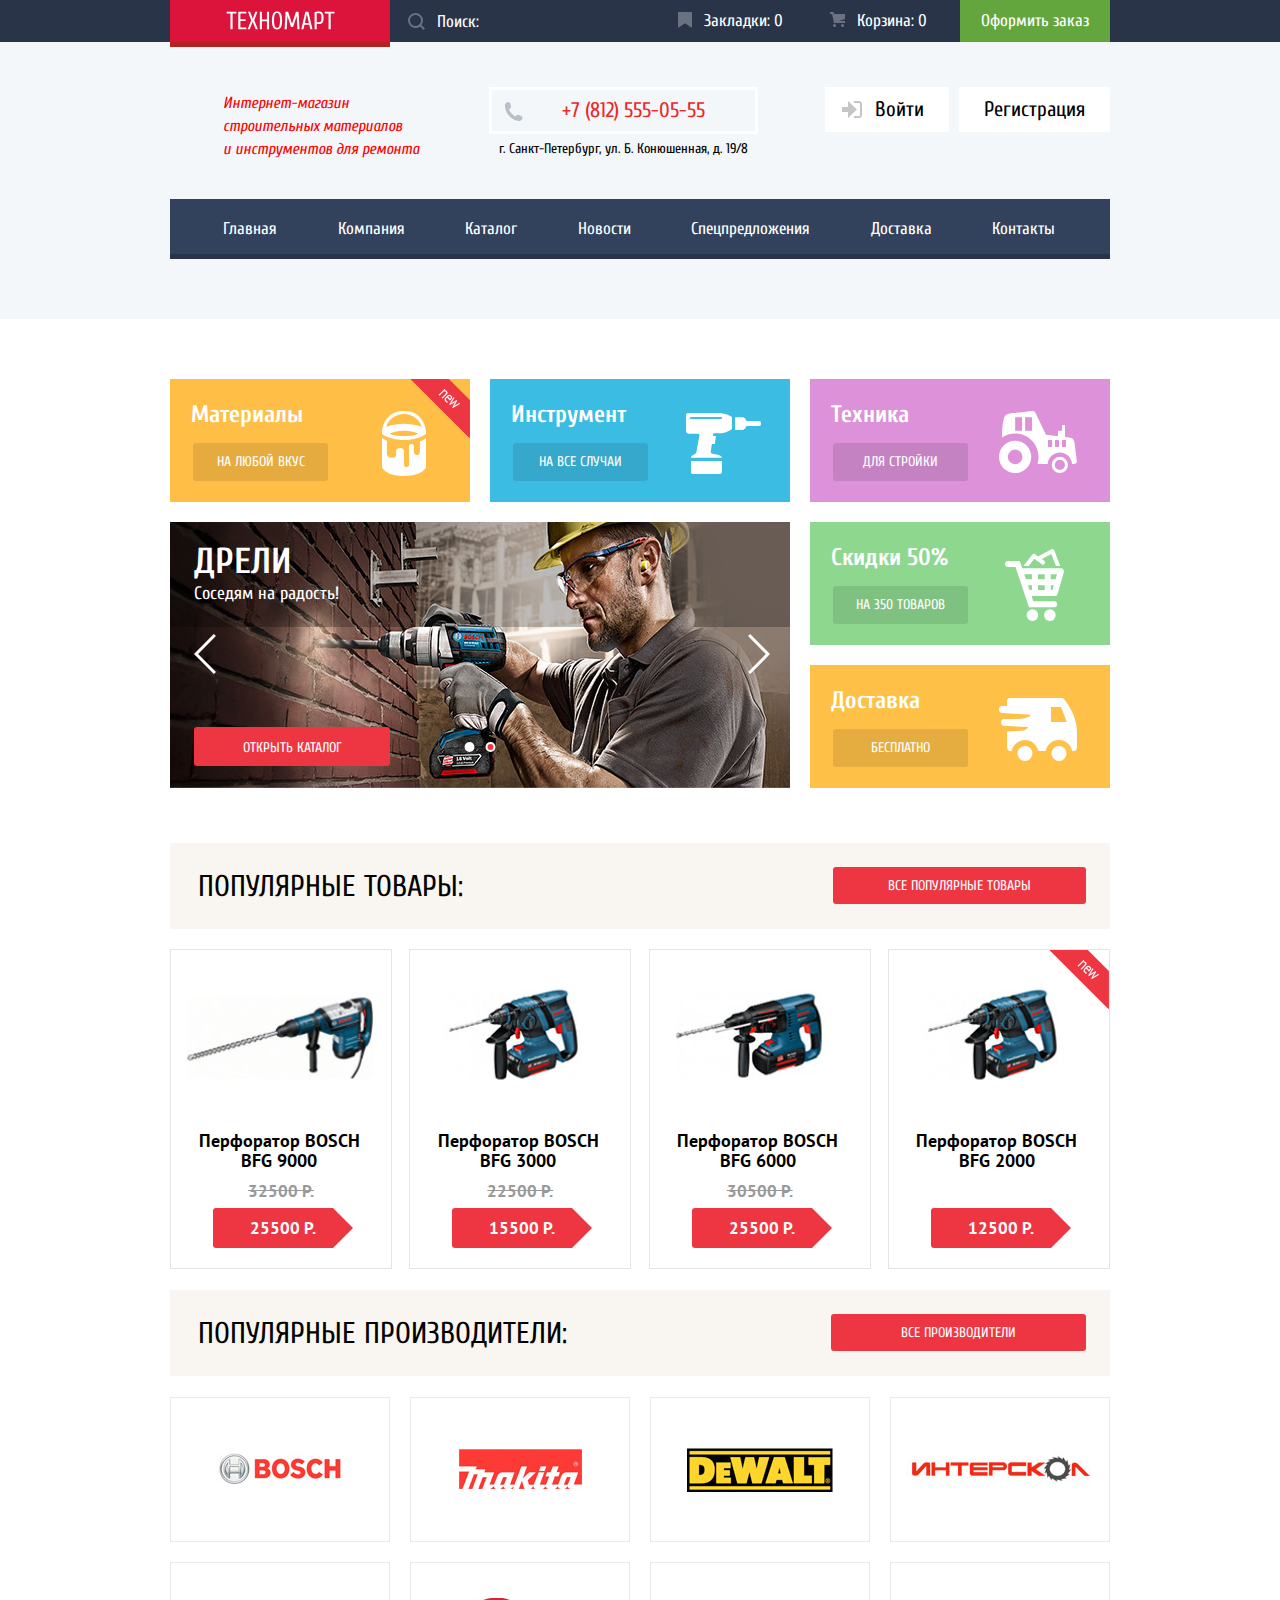
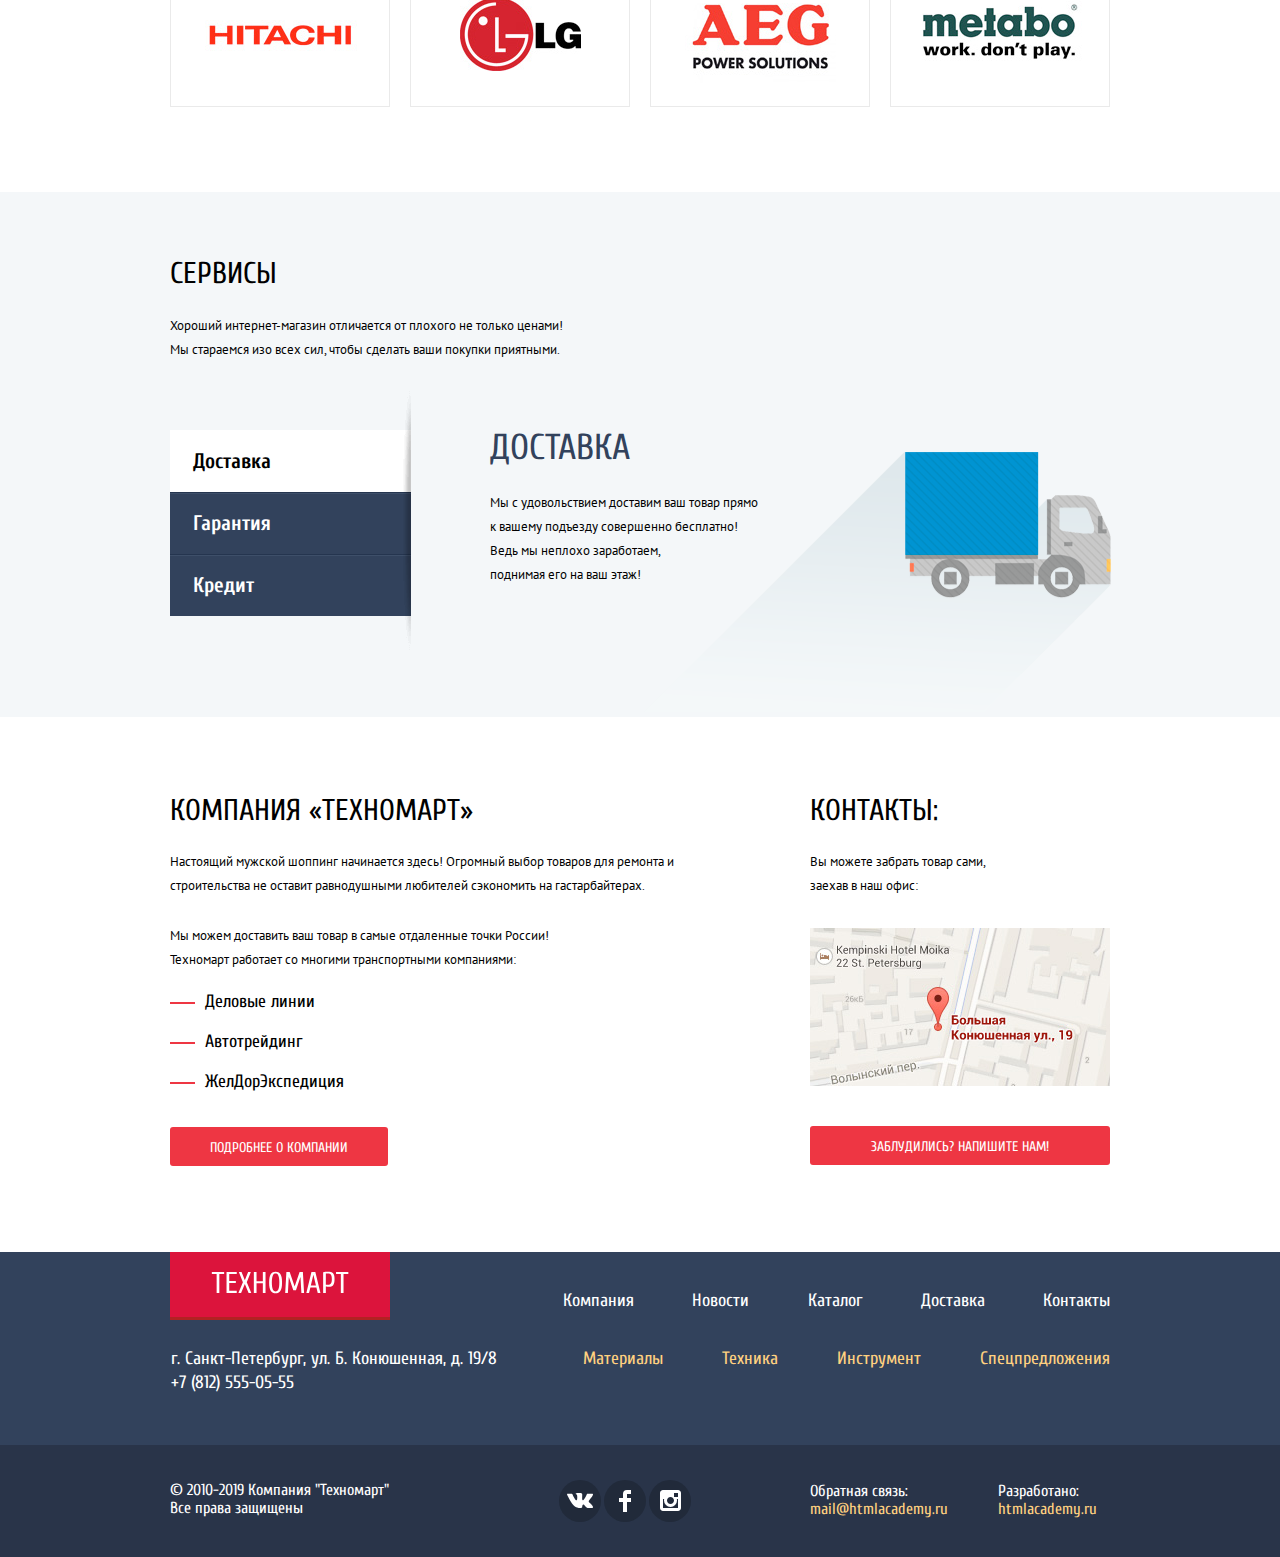
<file: index.html>
<!DOCTYPE html>
<html lang="ru">
  <head>
    <meta charset="utf-8">
    <title>HTML Academy: Техномарт</title>
    <link href="https://fonts.googleapis.com/css?family=Cuprum:400,400i,700&amp;subset=cyrillic" rel="stylesheet">
    <link href="https://fonts.googleapis.com/css?family=PT+Sans:400,700&amp;subset=cyrillic" rel="stylesheet">
    <link href="css/normalize.css" rel="stylesheet">
    <link href="css/style.min.css" rel="stylesheet" >
  </head>
  <body>
    <header class="main-header">
      <h1 class="visually-hidden">Техномарт</h1>
      <nav class="main-nav">
        <div class="top-nav">
          <div class="top-nav-logo">
            <img src="img/logo-technomart.svg" width="109" height="19" alt="Техномарт">
          </div>
          <form class="top-nav-search"
                action="https://echo.htmlacademy.ru"
                method="get">
            <input class="top-nav-search-input" type="search" name="search" placeholder="Поиск:">
            <button class="top-nav-search-btn  hidden" type="submit">
              <span class="visually-hidden">Искать</span>
              <svg xmlns="http://www.w3.org/2000/svg" width="17" height="17" viewBox="0 0 17 17">
                <path fill="#ffffff"
                      d="M17 15.586l-3.542-3.542A7.465 7.465 0 0 0 15 7.5 7.5 7.5 0 1 0 7.5 15c1.71 0 3.282-.579 4.544-1.542L15.586 17 17 15.586zM2 7.5C2 4.467 4.467 2 7.5 2 10.532 2 13 4.467 13 7.5c0 3.032-2.468 5.5-5.5 5.5A5.506 5.506 0 0 1 2 7.5z"/>
              </svg>
            </button>
          </form>
          <ul class="top-nav-cart-list">
            <li class="top-nav-cart-item">
              <svg width="14" height="16" viewBox="0 0 14 16">
                <path d="M14 15c0 .55-.368.741-.818.426l-5.363-3.765c-.45-.315-1.187-.315-1.637 0L.818 15.426C.368 15.741 0 15.55 0 15V1c0-.55.45-1 1-1h12c.55 0 1 .45 1 1v14z"/>
              </svg>
              <p>Закладки: 0</p>
            </li>
            <li class="top-nav-cart-item">
              <svg width="15" height="15" viewBox="0 0 15 15">
                <circle cx="4.5" cy="13.5" r="1.5"/>
                <circle cx="12.5" cy="13.5" r="1.5"/>
                <path d="M15 2H4.07l-.422-2H0v2h2.031l1.985 9H15V9H9.441L15 6.951z"/>
              </svg>
              <p>Корзина: 0</p>
            </li>
            <li class="top-nav-cart-item"><a href="">Оформить заказ</a></li>
          </ul>
        </div>
        <div class="container">
          <div class="user-nav">
            <p class="user-nav-slogan">
              Интернет-магазин
              строительных материалов<br>
              и инструментов для ремонта
            </p>
            <div class="user-nav-contacts">
              <a class="user-nav-phone" href="tel:+78125550555">+7 (812) 555-05-55</a>
              <p class="user-nav-address" aria-label="Контакты">
                г. Санкт-Петербург, ул. Б. Конюшенная, д. 19/8
              </p>
            </div>
            <div class="user-nav-box">
              <ul class="user-nav-list">
                <li>
                  <a class="login-link" href="login.html">
                    <svg xmlns="http://www.w3.org/2000/svg" width="20" height="17" viewBox="0 0 20 17">
                      <path fill="#c5c5c5" d="M14.875 8.5L6 0v6H0v5h6v6z"/>
                      <path fill="#c5c5c5"
                            d="M16.986 15.01h-5.027V17h5.027c2.178 0 3.004-1.81 3.029-3.026V3.028C19.99 1.811 19.164 0 16.986 0h-5.027v1.99h5.027c.839 0 .992.681 1.01 1.057v10.904c-.017.376-.171 1.059-1.01 1.059z"/>
                    </svg>
                    <span>Войти</span>
                  </a>
                </li>
                <li>
                  <a class="registration-link" href="reg.html">Регистрация</a>
                </li>
              </ul>
            </div>
          </div>
          <div class="site-nav">
            <ul class="site-nav-list">
              <li><a class="site-nav-item" href="index.html">Главная</a></li>
              <li><a class="site-nav-item" href="">Компания</a></li>
              <li><a class="site-nav-item" href="catalog.html">Каталог</a></li>
              <li><a class="site-nav-item" href="">Новости</a></li>
              <li><a class="site-nav-item" href="">Спецпредложения</a></li>
              <li><a class="site-nav-item" href="">Доставка</a></li>
              <li><a class="site-nav-item" href="">Контакты</a></li>
            </ul>
          </div>
        </div>
      </nav>
    </header>
    <main class="main-body">
      <div class="container">
        <section class="features-section">
          <div class="categories">
            <div class="card category-material new">
              <h3>Материалы</h3>
              <a class="card-label" href="">на любой вкус</a>
            </div>
            <div class="card category-tools">
              <h3>Инструмент</h3>
              <a class="card-label" href="">на все случаи</a>
            </div>
            <div class="card category-tech">
              <h3>Техника</h3>
              <a class="card-label" href="">для стройки</a>
            </div>
          </div>
          <div class="features">
            <div class="features-list">
              <div class="card feature-sales">
                <h3>Скидки 50%</h3>
                <a class="card-label" href="">на 350 товаров</a>
              </div>
              <div class="card feature-delivery">
                <h3>Доставка</h3>
                <a class="card-label" href="">бесплатно</a>
              </div>
            </div>
            <div class="features-slider">
              <input class="visually-hidden" type="radio" id="btn1" name="slider-toggle" checked>
              <input class="visually-hidden" type="radio" id="btn2" name="slider-toggle">
              <div class="slider-controls">
                <label for="btn1"><span class="visually-hidden">Дрели</span></label>
                <label for="btn2"><span class="visually-hidden">Перфораторы</span></label>
              </div>
              <ul class="sliders-list">
                <li class="slider-item">
                  <img src="img/slider-1.jpg" width="620" height="266" alt="Слайдер 1 - Дрели">
                  <h3>Дрели</h3>
                  <p>Соседям на радость!</p>
                  <a class="button" href="catalog.html">Открыть каталог</a>
                </li>
                <li class="slider-item">
                  <img src="img/slider-2.jpg" width="620" height="266" alt="Слайдер 1 - Дрели">
                  <h3>Перфораторы</h3>
                  <p>Настоящие мужские игрушки</p>
                  <a class="button" href="catalog.html">Открыть каталог</a>
                </li>
              </ul>
              <button class="slide-prev" type="button">
                <span class="visually-hidden">Назад</span>
              </button>
              <button class="slide-next" type="button">
                <span class="visually-hidden">Вперёд</span>
              </button>
            </div>
          </div>
        </section>
        <section class="catalog-section">
          <div class="popular-header">
            <h2 class="header">Популярные товары:</h2>
            <a class="button" href="">Все популярные товары</a>
          </div>
          <ul class="catalog-list">
            <li>
              <article class="catalog-item">
                <figure>
                  <img src="img/item-bosch-9000.jpg" width="218" height="170" alt="bosch_bfg9000">
                  <figcaption class="item-header">
                    Перфоратор BOSCH BFG 9000
                  </figcaption>
                </figure>
                <div class="item-price-promo">32500 Р.</div>
                <div class="item-price-regular"><a href="">25500 Р.</a></div>
                <div class="actions">
                  <button class="item-button-buy" type="button">Купить</button>
                  <button class="item-button-save" type="button">В закладки</button>
                </div>
              </article>
            </li>
            <li>
              <article class="catalog-item">
                <figure>
                  <img src="img/item-bosch-3000.jpg" width="218" height="170" alt="bosch_bfg3000">
                  <figcaption class="item-header">
                    Перфоратор BOSCH BFG 3000
                  </figcaption>
                </figure>
                <div class="item-price-promo">22500 Р.</div>
                <div class="item-price-regular"><a href="">15500 Р.</a></div>
                <div class="actions">
                  <button class="item-button-buy" type="button">Купить</button>
                  <button class="item-button-save" type="button">В закладки</button>
                </div>
              </article>
            </li>
            <li>
              <article class="catalog-item">
                <figure>
                  <img src="img/item-bosch-6000.jpg" width="218" height="170" alt="bosch_bfg6000">
                  <figcaption class="item-header">
                    Перфоратор BOSCH BFG 6000
                  </figcaption>
                </figure>
                <div class="item-price-promo">30500 Р.</div>
                <div class="item-price-regular"><a href="">25500 Р.</a></div>
                <div class="actions">
                  <button class="item-button-buy" type="button">Купить</button>
                  <button class="item-button-save" type="button">В закладки</button>
                </div>
              </article>
            </li>
            <li>
              <article class="catalog-item new">
                <figure>
                  <img src="img/item-bosch-2000.jpg" width="218" height="170" alt="bosch_bfg2000">
                  <figcaption class="item-header">
                    Перфоратор BOSCH BFG 2000
                  </figcaption>
                </figure>
                <div class="item-price-regular"><a href="">12500 Р.</a></div>
                <div class="actions">
                  <button class="item-button-buy" type="button">Купить</button>
                  <button class="item-button-save" type="button">В закладки</button>
                </div>
              </article>
            </li>
          </ul>
        </section>
        <section class="producer-section">
          <div class="producer-header">
            <h2 class="header">Популярные производители: </h2>
            <a class="button" href="">Все производители</a>
          </div>
          <ul class="producer-list">
            <li>
              <a class="producer-item" href="">
                <img src="img/brand/logo-bosch.jpg" width="126" height="37" alt="Bosch">
              </a>
            </li>
            <li>
              <a class="producer-item" href="">
                <img src="img/brand/logo-makita.jpg" width="123" height="40" alt="Makita">
              </a>
            </li>
            <li>
              <a class="producer-item" href="">
                <img src="img/brand/logo-de-walt.jpg" width="146" height="44" alt="DeWalt">
              </a>
            </li>
            <li>
              <a class="producer-item" href="">
                <img src="img/brand/logo-interskol.jpg" width="200" height="88" alt="Interskol">
              </a>
            </li>
            <li>
              <a class="producer-item" href="">
                <img src="img/brand/logo-hitachi.jpg" width="169" height="31" alt="Hitachi">
              </a>
            </li>
            <li>
              <a class="producer-item" href="">
                <img src="img/brand/logo-lg.jpg" width="121" height="73" alt="LG">
              </a>
            </li>
            <li>
              <a class="producer-item" href="">
                <img src="img/brand/logo-aeg.jpg" width="151" height="96" alt="AEG">
              </a>
            </li>
            <li>
              <a class="producer-item" href="">
                <img src="img/brand/logo-metabo.jpg" width="204" height="69" alt="Metabo">
              </a>
            </li>
          </ul>
        </section>
      </div>
      <section class="service-section">
        <div class="container">
          <div class="service-about">
            <h2 class="header">Сервисы</h2>
            <p>
              Хороший интернет-магазин отличается от плохого не только ценами!
              Мы стараемся изо всех сил, чтобы сделать ваши покупки приятными.
            </p>
          </div>
          <div class="flex-wrapper">
            <ul class="service-list">
              <li><a class="service-item checked" href="">Доставка</a></li>
              <li><a class="service-item" href="">Гарантия</a></li>
              <li><a class="service-item" href="">Кредит</a></li>
            </ul>
            <ul class="service-description-list">
              <li class="service-description-item checked">
                <div class="service-description-text">
                  <h3 class="header">Доставка</h3>
                  <p>
                    Мы с удовольствием доставим ваш товар прямо
                    к вашему подъезду совершенно бесплатно!
                    Ведь мы неплохо заработаем,<br>
                    поднимая его на ваш этаж!
                  </p>
                </div>
              </li>
              <li class="service-description-item">
                <div class="service-description-text">
                  <h3 class="header">Гарантия</h3>
                  <p>
                    Если купленный у нас товар поломается или
                    заискрит, а также в случае пожара,
                    спровоцированного его возгаранием, вы всегда
                    можете быть уверены в нашей гарантии. Мы
                    обменяем сгоревший товар на новый.
                    Дом уж восстановите как-нибудь сами.
                  </p>
                </div>
              </li>
              <li class="service-description-item">
                <div class="service-description-text">
                  <h3 class="header">Кредит</h3>
                  <p>
                    Залезть в долговую яму стало проще!
                    Кредитные консультанты придут вам на помощь.
                  </p>
                  <a class="button" href="">Отправить заявку</a>
                </div>
              </li>
            </ul>
          </div>
        </div>
      </section>
      <div class="index-columns container">
        <section class="main-about">
          <h2 class="header">
            Компания &laquo;Техномарт&raquo;
          </h2>
          <p>
            Настоящий мужской шоппинг начинается здесь! Огромный выбор товаров для ремонта и строительства не оставит равнодушными любителей сэкономить на гастарбайтерах.
          </p>
          <p>
            Мы можем доставить ваш товар в самые отдаленные точки России! <br>
            Техномарт работает со многими транспортными компаниями:
          </p>
          <ul class="logistic-list">
            <li class="logistic-item">Деловые линии</li>
            <li class="logistic-item">Автотрейдинг</li>
            <li class="logistic-item">ЖелДорЭкспедиция</li>
          </ul>
          <a class="button" href="">Подробнее о компании</a>
        </section>
        <section class="main-contacts">
          <h2 class="header">Контакты:</h2>
          <p>
            Вы можете забрать товар сами, <br>
            заехав в наш офис:
          </p>
          <div class="main-contacts-map">
            <a href=""><img src="img/map-small.jpg" width="300" height="158" alt="Карта"></a>
          </div>
          <a class="button button-feedback" href="">Заблудились? Напишите нам!</a>
        </section>
      </div>
    </main>
    <footer class="main-footer">
      <div class="first-line container">
        <div class="main-footer-logo">
          <img src="img/logo-technomart.svg" width="138" height="23" alt="Техномарт">
        </div>
        <ul class="about-list">
          <li><a class="about-item" href="">Компания</a></li>
          <li><a class="about-item" href="">Новости</a></li>
          <li><a class="about-item" href="catalog.html">Каталог</a></li>
          <li><a class="about-item" href="">Доставка</a></li>
          <li><a class="about-item" href="">Контакты</a></li>
        </ul>
      </div>
      <div class="second-line container">
        <p class="main-footer-contacts" aria-label="Контакты">
          г. Санкт-Петербург, ул. Б. Конюшенная, д. 19/8
          <a href="tel:+78125550555">+7 (812) 555-05-55</a>
        </p>
        <ul class="section-list">
          <li><a class="section-item" href="">Материалы</a></li>
          <li><a class="section-item" href="">Техника</a></li>
          <li><a class="section-item" href="">Инструмент</a></li>
          <li><a class="section-item" href="">Спецпредложения</a></li>
        </ul>
      </div>
      <div class="bottom-line">
        <div class="container">
          <p class="copyrights">
            &copy; 2010-2019 Компания "Техномарт"
            Все права защищены
          </p>
          <div class="social-container">
            <ul class="social-list">
              <li>
                <a class="social-item" href="">
                  <img src="img/social-vk.svg" width="26" height="15" alt="Вконтакте">
                  <span class="visually-hidden">Вконтакте</span>
                </a>
              </li>
              <li>
                <a class="social-item" href="">
                  <img src="img/social-fb.svg" width="12" height="22" alt="Фейсбук">
                  <span class="visually-hidden">Фейсбук</span>
                </a>
              </li>
              <li>
                <a class="social-item" href="">
                  <img src="img/social-ig.svg" width="21" height="21" alt="Инстаграм">
                  <span class="visually-hidden">Инстаграм</span>
                </a>
              </li>
            </ul>
          </div>
          <div class="link-container">
            <p>
              Обратная связь:
              <a class="main-footer-link" href="mailto://mail@htmlacademy.ru">
                mail@htmlacademy.ru
              </a>
            </p>
            <p>
              Разработано:
              <a class="main-footer-link" href="https://htmlacademy.ru/">
                htmlacademy.ru
              </a>
            </p>
          </div>
        </div>
      </div>
    </footer>
    <div class="modal modal-feedback">
      <h2 class="visually-hidden">Обратная связь</h2>
      <form name="feedback" method="post"
            action="https://echo.htmlacademy.ru/">
        <fieldset>
          <div class="modal-feedback-top">
            <p>
              <label for="name">Ваше имя:</label>
              <input type="text" id="name" name="name" placeholder="Имя Фамилия">
            </p>
            <p>
              <label for="email">Ваш e-mail:</label>
              <input type="email" id="email" name="email" placeholder="email@example.com">
            </p>
            <p>
              <label for="mail-content">Текст письма:</label>
              <textarea id="mail-content" name="mail-content" cols="30" rows="5" placeholder="В свободной форме"></textarea>
            </p>
          </div>
          <div class="modal-feedback-bottom">
            <input type="submit" class="button" value="Отправить">
          </div>
        </fieldset>
      </form>
      <button class="modal-close" type="button">
        <span class="visually-hidden">Закрыть</span>
      </button>
    </div>
    <div class="modal modal-map">
      <h2 class="visually-hidden">Как к нам добраться</h2>
      <div class="map-container">
        <iframe src="https://www.google.com/maps/embed?pb=!1m18!1m12!1m3!1d1998.5989424123754!2d30.320894615760253!3d59.938796869048296!2m3!1f0!2f0!3f0!3m2!1i1024!2i768!4f13.1!3m3!1m2!1s0x4696310fca5ba729%3A0xea9c53d4493c879f!2z0JHQvtC70YzRiNCw0Y8g0JrQvtC90Y7RiNC10L3QvdCw0Y8g0YPQuy4sIDE5LCDQodCw0L3QutGCLdCf0LXRgtC10YDQsdGD0YDQsywgMTkxMTg2!5e0!3m2!1sru!2sru!4v1585089565870!5m2!1sru!2sru"
                width="940" height="446">
        </iframe>
      </div>
      <button class="modal-close" type="button">
        <span class="visually-hidden">Закрыть</span>
      </button>
    </div>
    <div class="modal modal-add-basket">
      <div class="modal-add-basket-top">
        <img src="img/modal-check.svg" width="66" height="66" alt="OK">
        <p>Товар добавлен в корзину!</p>
      </div>
      <div class="modal-add-basket-bottom">
        <a class="button" href="">Оформить заказ</a>
        <a class="button" href="">Продолжить покупки</a>
      </div>
      <button class="modal-close" type="button">
        <span class="visually-hidden">Закрыть</span>
      </button>
    </div>
    <script src="js/script.min.js"></script>
  </body>
</html>
</file>
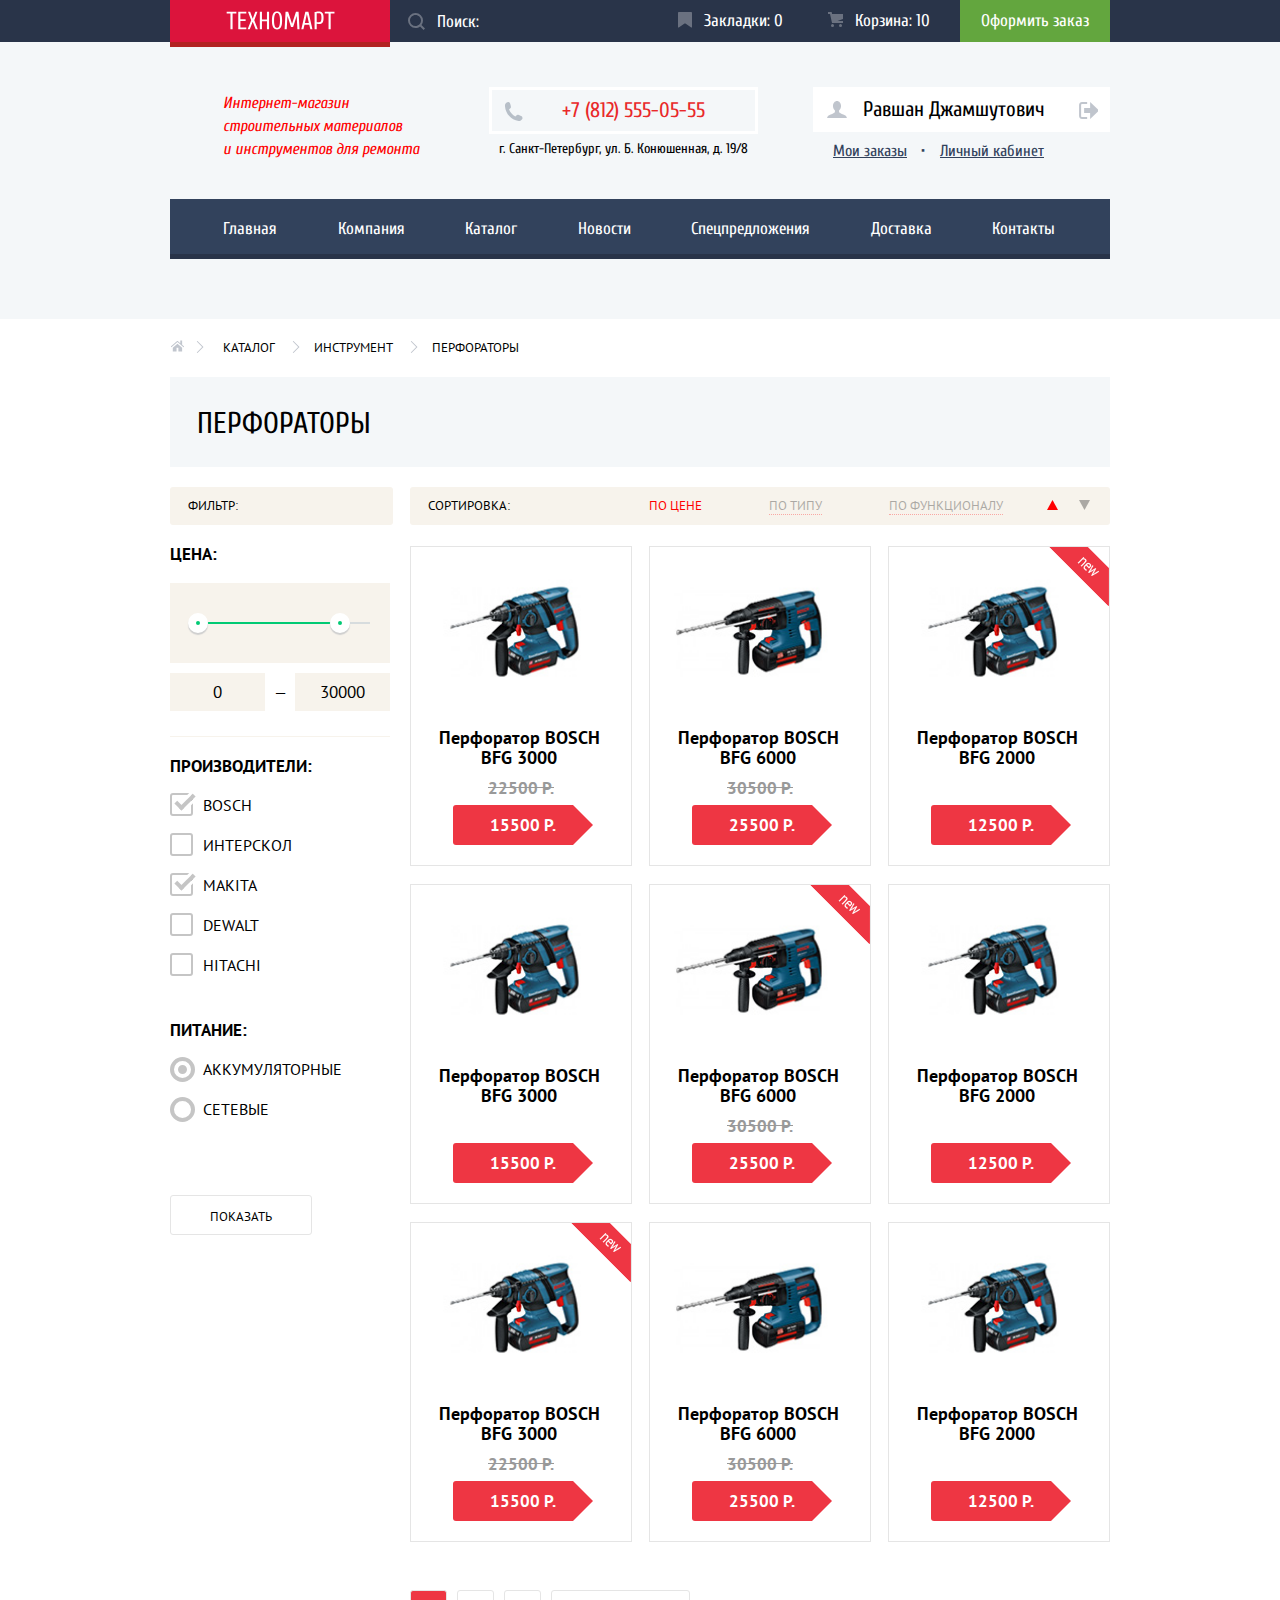
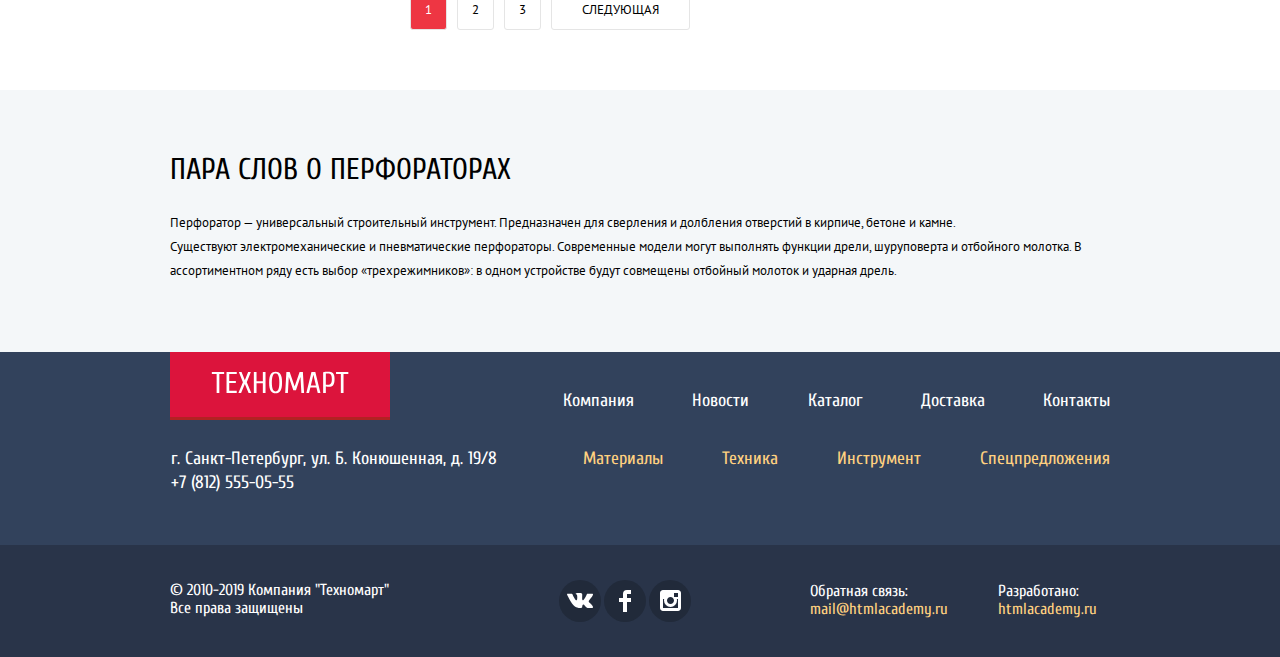
<file: catalog.html>
<!DOCTYPE html>
<html lang="ru">
  <head>
    <meta charset="utf-8">
    <title>HTML Academy: Техномарт - Каталог товаров</title>
    <link href="https://fonts.googleapis.com/css?family=Cuprum:400,400i,700&amp;subset=cyrillic" rel="stylesheet">
    <link href="https://fonts.googleapis.com/css?family=PT+Sans:400,700&amp;subset=cyrillic" rel="stylesheet">
    <link href="css/normalize.css" rel="stylesheet">
    <link href="css/style.min.css" rel="stylesheet" >
  </head>
  <body>
  <header class="main-header">
    <h1 class="visually-hidden">Техномарт</h1>
    <nav class="main-nav">
      <div class="top-nav">
        <div class="top-nav-logo">
          <img src="img/logo-technomart.svg" width="109" height="19" alt="Техномарт">
        </div>
        <form class="top-nav-search"
              action="https://echo.htmlacademy.ru"
              method="get">
          <input class="top-nav-search-input" type="search" name="search" placeholder="Поиск:">
          <button class="top-nav-search-btn  hidden" type="submit">
            <span class="visually-hidden">Искать</span>
            <svg xmlns="http://www.w3.org/2000/svg" width="17" height="17" viewBox="0 0 17 17">
              <path fill="#ffffff"
                    d="M17 15.586l-3.542-3.542A7.465 7.465 0 0 0 15 7.5 7.5 7.5 0 1 0 7.5 15c1.71 0 3.282-.579 4.544-1.542L15.586 17 17 15.586zM2 7.5C2 4.467 4.467 2 7.5 2 10.532 2 13 4.467 13 7.5c0 3.032-2.468 5.5-5.5 5.5A5.506 5.506 0 0 1 2 7.5z"/>
            </svg>
          </button>
        </form>
        <ul class="top-nav-cart-list">
          <li class="top-nav-cart-item">
            <svg width="14" height="16" viewBox="0 0 14 16">
              <path d="M14 15c0 .55-.368.741-.818.426l-5.363-3.765c-.45-.315-1.187-.315-1.637 0L.818 15.426C.368 15.741 0 15.55 0 15V1c0-.55.45-1 1-1h12c.55 0 1 .45 1 1v14z"/>
            </svg>
            <p>Закладки: 0</p>
          </li>
          <li class="top-nav-cart-item">
            <svg width="15" height="15" viewBox="0 0 15 15">
              <circle cx="4.5" cy="13.5" r="1.5"/>
              <circle cx="12.5" cy="13.5" r="1.5"/>
              <path   d="M15 2H4.07l-.422-2H0v2h2.031l1.985 9H15V9H9.441L15 6.951z"/>
            </svg>
            <p>Корзина: 10</p>
          </li>
          <li class="top-nav-cart-item"><a href="">Оформить заказ</a></li>
        </ul>
      </div>
      <div class="container">
        <div class="user-nav">
          <p class="user-nav-slogan">
            Интернет-магазин
            строительных материалов<br>
            и инструментов для ремонта
          </p>
          <div class="user-nav-contacts">
            <a class="user-nav-phone" href="tel:+78125550555">+7 (812) 555-05-55</a>
            <p class="user-nav-address" aria-label="Контакты">
              г. Санкт-Петербург, ул. Б. Конюшенная, д. 19/8
            </p>
          </div>
          <div class="user-nav-box">
            <p class="user-info">
              <a class="user-profile" href="">Равшан Джамшутович</a>
              <a class="user-exit" href="">
                <span class="visually-hidden">Выход</span>
              </a>
            </p>
            <p class="user-menu">
              <a href="">Мои заказы</a>
              <a href="">Личный кабинет</a>
            </p>
          </div>
        </div>
        <div class="site-nav">
          <ul class="site-nav-list">
            <li><a class="site-nav-item" href="index.html">Главная</a></li>
            <li><a class="site-nav-item" href="">Компания</a></li>
            <li><a class="site-nav-item" href="catalog.html">Каталог</a></li>
            <li><a class="site-nav-item" href="">Новости</a></li>
            <li><a class="site-nav-item" href="">Спецпредложения</a></li>
            <li><a class="site-nav-item" href="">Доставка</a></li>
            <li><a class="site-nav-item" href="">Контакты</a></li>
          </ul>
        </div>
      </div>
    </nav>
  </header>
  <main class="main-body">
    <div class="container">
      <ul class="breadcrumbs-list">
        <li class="breadcrumbs-item">
          <a href="index.html">
            <img src="img/icon-home.svg" width="14" height="12" alt="Главная">
          </a>
        </li>
        <li class="breadcrumbs-item">
          <a href="catalog.html">
            Каталог
          </a>
        </li>
        <li class="breadcrumbs-item">
          <a href="">
            Инструмент
          </a>
        </li>
        <li class="breadcrumbs-item">
          <a href="">Перфораторы</a>
        </li>
      </ul>
      <h2 class="header catalog-header">Перфораторы</h2>
      <div class="inner-content">
        <div class="left-side-content">
          <section class="main-section-filter">
            <h3 class="header">Фильтр:</h3>
            <form name="filtering" method="get"
                  action="https://echo.htmlacademy.ru/">

              <fieldset class="filter-price">
                <legend class="filter-price-header">Цена:</legend>
                <div class="filter-range">
                  <div class="range-controls">
                    <div class="scale">
                      <div class="bar"></div>
                    </div>
                    <div class="range-toggle  range-toggle-min"></div>
                    <div class="range-toggle  range-toggle-max"></div>
                  </div>
                  <div class="price-controls">
                    <label class="min-price">
                      <span class="visually-hidden">от</span><input type="text" name="min-price" value="0">
                    </label>
                    <span>—</span>
                    <label class="max-price">
                      <span class="visually-hidden">до</span><input type="text" name="max-price" value="30000">
                    </label>
                  </div>
                </div>
              </fieldset>
              <fieldset class="filter-brands">
                <legend class="filter-brands-header">Производители:</legend>
                <ul class="filter-list">
                  <li class="filter-item">
                    <input class="visually-hidden  filter-input  filter-input-checkbox" type="checkbox" name="bosch"
                           id="bosch"
                           value="Bosch" checked>
                    <label for="bosch">Bosch</label>
                  </li>
                  <li class="filter-item">
                    <input class="visually-hidden  filter-input  filter-input-checkbox" type="checkbox" name="interskol"
                           id="interskol" value="Интерскол">
                    <label for="interskol">Интерскол</label>
                  </li>
                  <li class="filter-item">
                    <input class="visually-hidden  filter-input  filter-input-checkbox" type="checkbox" name="makita"
                           id="makita" value="Makita" checked>
                    <label for="makita">Makita</label>
                  </li>
                  <li class="filter-item">
                    <input class="visually-hidden  filter-input  filter-input-checkbox" type="checkbox" name="dewalt"
                           id="dewalt" value="Dewalt">
                    <label for="dewalt">Dewalt</label>
                  </li>
                  <li class="filter-item">
                    <input class="visually-hidden  filter-input  filter-input-checkbox" type="checkbox" name="hitachi"
                           id="hitachi" value="Hitachi">
                    <label for="hitachi">Hitachi</label>
                  </li>
                </ul>
              </fieldset>

              <fieldset class="filter-power">
                <legend class="filter-power-header">Питание:</legend>
                <ul class="filter-list">
                  <li class="filter-item">
                    <input class="visually-hidden  filter-input  filter-input-radio" type="radio" name="power-group"
                           id="accum"
                           value="Аккумуляторные" checked>
                    <label for="accum">Аккумуляторные</label>
                  </li>
                  <li class="filter-item">
                    <input class="visually-hidden  filter-input  filter-input-radio" type="radio" name="power-group"
                           id="power" value="Сетевые">
                    <label for="power">Сетевые</label>
                  </li>
                </ul>
              </fieldset>
              <button class="button button-filter" type="submit">Показать</button>
            </form>
          </section>
        </div>
        <div class="right-side-content">
          <section class="main-section-sorting">
            <h3 class="header">Сортировка:</h3>
            <form name="sorting" method="get"
                  action="https://echo.htmlacademy.ru/">
              <fieldset>
                <div class="sort-by">
                  <ul class="sort-by-list">
                    <li class="sort-by-item"><a class="checked" href="">По цене</a></li>
                    <li class="sort-by-item"><a href="">По типу</a></li>
                    <li class="sort-by-item"><a href="">По функционалу</a></li>
                  </ul>
                  <ul class="sort-direction-list">
                    <li class="sort-direction-item">
                      <a class="checked" href="">
                        <svg width="11" height="10" viewBox="0 0 11 10">
                          <path d="M5.5 0L0 10h11z"/>
                        </svg>
                        <span class="visually-hidden">По возрастанию</span>
                      </a>
                    </li>
                    <li class="sort-direction-item">
                      <a class="" href="">
                        <svg width="11" height="10" viewBox="0 0 11 10">
                          <path d="M5.5 10L0 0h11"/>
                        </svg>
                        <span class="visually-hidden">По убыванию</span>
                      </a>
                    </li>
                  </ul>
                </div>
              </fieldset>
            </form>
          </section>
          <section class="catalog-section">
            <h2 class="visually-hidden">Список товаров:</h2>
            <ul class="catalog-list">
              <li>
                <article class="catalog-item">
                  <figure>
                    <img src="img/item-bosch-3000.jpg" width="218" height="170" alt="bosch_bfg3000">
                    <figcaption class="item-header">
                      Перфоратор BOSCH BFG 3000
                    </figcaption>
                  </figure>
                  <div class="item-price-promo">22500 Р.</div>
                  <div class="item-price-regular"><a href="">15500 Р.</a></div>
                  <div class="actions">
                    <button class="item-button-buy" type="button">Купить</button>
                    <button class="item-button-save" type="button">В закладки</button>
                  </div>
                </article>
              </li>
              <li>
                <article class="catalog-item">
                  <figure>
                    <img src="img/item-bosch-6000.jpg" width="218" height="170" alt="bosch_bfg6000">
                    <figcaption class="item-header">
                      Перфоратор BOSCH BFG 6000
                    </figcaption>
                  </figure>
                  <div class="item-price-promo">30500 Р.</div>
                  <div class="item-price-regular"><a href="">25500 Р.</a></div>
                  <div class="actions">
                    <button class="item-button-buy" type="button">Купить</button>
                    <button class="item-button-save" type="button">В закладки</button>
                  </div>
                </article>
              </li>
              <li>
                <article class="catalog-item new">
                  <figure>
                    <img src="img/item-bosch-2000.jpg" width="218" height="170" alt="bosch_bfg2000">
                    <figcaption class="item-header">
                      Перфоратор BOSCH BFG 2000
                    </figcaption>
                  </figure>
                  <div class="item-price-regular"><a href="">12500 Р.</a></div>
                  <div class="actions">
                    <button class="item-button-buy" type="button">Купить</button>
                    <button class="item-button-save" type="button">В закладки</button>
                  </div>
                </article>
              </li>
              <li>
                <article class="catalog-item">
                  <figure>
                    <img src="img/item-bosch-3000.jpg" width="218" height="170" alt="bosch_bfg3000">
                    <figcaption class="item-header">
                      Перфоратор BOSCH BFG 3000
                    </figcaption>
                  </figure>
                  <div class="item-price-regular"><a href="">15500 Р.</a></div>
                  <div class="actions">
                    <button class="item-button-buy" type="button">Купить</button>
                    <button class="item-button-save" type="button">В закладки</button>
                  </div>
                </article>
              </li>
              <li>
                <article class="catalog-item new">
                  <figure>
                    <img src="img/item-bosch-6000.jpg" width="218" height="170" alt="bosch_bfg6000">
                    <figcaption class="item-header">
                      Перфоратор BOSCH BFG 6000
                    </figcaption>
                  </figure>
                  <div class="item-price-promo">30500 Р.</div>
                  <div class="item-price-regular"><a href="">25500 Р.</a></div>
                  <div class="actions">
                    <button class="item-button-buy" type="button">Купить</button>
                    <button class="item-button-save" type="button">В закладки</button>
                  </div>
                </article>
              </li>
              <li>
                <article class="catalog-item">
                  <figure>
                    <img src="img/item-bosch-2000.jpg" width="218" height="170" alt="bosch_bfg2000">
                    <figcaption class="item-header">
                      Перфоратор BOSCH BFG 2000
                    </figcaption>
                  </figure>
                  <div class="item-price-regular"><a href="">12500 Р.</a></div>
                  <div class="actions">
                    <button class="item-button-buy" type="button">Купить</button>
                    <button class="item-button-save" type="button">В закладки</button>
                  </div>
                </article>
              </li>
              <li>
                <article class="catalog-item new">
                  <figure>
                    <img src="img/item-bosch-3000.jpg" width="218" height="170" alt="bosch_bfg3000">
                    <figcaption class="item-header">
                      Перфоратор BOSCH BFG 3000
                    </figcaption>
                  </figure>
                  <div class="item-price-promo">22500 Р.</div>
                  <div class="item-price-regular"><a href="">15500 Р.</a></div>
                  <div class="actions">
                    <button class="item-button-buy" type="button">Купить</button>
                    <button class="item-button-save" type="button">В закладки</button>
                  </div>
                </article>
              </li>
              <li>
                <article class="catalog-item">
                  <figure>
                    <img src="img/item-bosch-6000.jpg" width="218" height="170" alt="bosch_bfg6000">
                    <figcaption class="item-header">
                      Перфоратор BOSCH BFG 6000
                    </figcaption>
                  </figure>
                  <div class="item-price-promo">30500 Р.</div>
                  <div class="item-price-regular"><a href="">25500 Р.</a></div>
                  <div class="actions">
                    <button class="item-button-buy" type="button">Купить</button>
                    <button class="item-button-save" type="button">В закладки</button>
                  </div>
                </article>
              </li>
              <li>
                <article class="catalog-item">
                  <figure>
                    <img src="img/item-bosch-2000.jpg" width="218" height="170" alt="bosch_bfg2000">
                    <figcaption class="item-header">
                      Перфоратор BOSCH BFG 2000
                    </figcaption>
                  </figure>
                  <div class="item-price-regular"><a href="">12500 Р.</a></div>
                  <div class="actions">
                    <button class="item-button-buy" type="button">Купить</button>
                    <button class="item-button-save" type="button">В закладки</button>
                  </div>
                </article>
              </li>
            </ul>
            <ul class="page-list">
              <li class="page-item current">1</li>
              <li class="page-item"><a href="">2</a></li>
              <li class="page-item"><a href="">3</a></li>
              <li class="page-item"><a href="">Следующая</a></li>
            </ul>
          </section>
        </div>
      </div>
    </div>
    <section class="section-about">
      <article class="container">
        <h2 class="header">Пара слов о перфораторах</h2>
        <p>
          Перфоратор — универсальный строительный инструмент. Предназначен для сверления и долбления отверстий в кирпиче, бетоне и камне. <br>
          Существуют электромеханические и пневматические перфораторы. Современные модели могут выполнять функции дрели, шуруповерта и отбойного молотка. В ассортиментном ряду есть выбор «трехрежимников»: в одном устройстве будут совмещены отбойный молоток и ударная дрель.
        </p>
      </article>
    </section>
  </main>
  <footer class="main-footer">
    <div class="first-line container">
      <div class="main-footer-logo">
        <img src="img/logo-technomart.svg" width="138" height="23" alt="Техномарт">
      </div>
      <ul  class="about-list">
        <li><a class="about-item" href="">Компания</a></li>
        <li><a class="about-item" href="">Новости</a></li>
        <li><a class="about-item" href="catalog.html">Каталог</a></li>
        <li><a class="about-item" href="">Доставка</a></li>
        <li><a class="about-item" href="">Контакты</a></li>
      </ul>
    </div>
    <div class="second-line container">
      <p class="main-footer-contacts" aria-label="Контакты">
        г. Санкт-Петербург, ул. Б. Конюшенная, д. 19/8
        <a href="tel:+78125550555">+7 (812) 555-05-55</a>
      </p>
      <ul class="section-list">
        <li><a class="section-item" href="">Материалы</a></li>
        <li><a class="section-item" href="">Техника</a></li>
        <li><a class="section-item" href="">Инструмент</a></li>
        <li><a class="section-item" href="">Спецпредложения</a></li>
      </ul>
    </div>
    <div class="bottom-line">
      <div class="container">
        <p class="copyrights">
          &copy; 2010-2019 Компания "Техномарт"
          Все права защищены
        </p>
        <div class="social-container">
          <ul class="social-list">
            <li>
              <a class="social-item" href="">
                <img src="img/social-vk.svg" width="26" height="15" alt="Вконтакте">
                <span class="visually-hidden">Вконтакте</span>
              </a>
            </li>
            <li>
              <a class="social-item" href="">
                <img src="img/social-fb.svg" width="12" height="22" alt="Фейсбук">
                <span class="visually-hidden">Фейсбук</span>
              </a>
            </li>
            <li>
              <a class="social-item" href="">
                <img src="img/social-ig.svg" width="21" height="21" alt="Инстаграм">
                <span class="visually-hidden">Инстаграм</span>
              </a>
            </li>
          </ul>
        </div>
        <div class="link-container">
          <p>
            Обратная связь:
            <a class="main-footer-link" href="mailto://mail@htmlacademy.ru">
              mail@htmlacademy.ru
            </a>
          </p>
          <p>
            Разработано:
            <a class="main-footer-link" href="https://htmlacademy.ru/">
              htmlacademy.ru
            </a>
          </p>
        </div>
      </div>
    </div>
  </footer>
  <div class="modal modal-add-basket">
    <div class="modal-add-basket-top">
      <img src="img/modal-check.svg" width="66" height="66" alt="OK">
      <p>Товар добавлен в корзину!</p>
    </div>
    <div class="modal-add-basket-bottom">
      <a class="button" href="">Оформить заказ</a>
      <a class="button" href="">Продолжить покупки</a>
    </div>
    <button class="modal-close" type="button">
      <span class="visually-hidden">Закрыть</span>
    </button>
  </div>
  <script src="js/script.min.js"></script>
  </body>
</html>
</file>
<file: css/style.min.css>
@keyframes bounce{0%{transform:translateY(-2000px)}70%{transform:translateY(30px)}90%{transform:translateY(-10px)}to{transform:translateY(0)}}body{box-sizing:border-box;margin:0;padding:0;font-family:"Cuprum",Arial,sans-serif;font-size:16px;line-height:24px;font-weight:400}a{text-decoration:none;color:inherit}.visually-hidden:not(:focus):not(:active),input[type=checkbox].visually-hidden,input[type=radio].visually-hidden{position:absolute;width:1px;height:1px;margin:-1px;padding:0;border:0;white-space:nowrap;clip-path:inset(100%);clip:rect(0 0 0 0);overflow:hidden}.container{width:940px;margin:0 auto;padding:0 10px}.button{display:inline-block;height:25px;padding:12px 40px 2px;font-family:"Cuprum",Arial,sans-serif;font-size:14px;line-height:18px;color:#fff;text-transform:uppercase;vertical-align:middle;text-align:center;background-color:#ee3643;border-radius:3px}.button:focus,.button:hover{background-color:#ca2c37}.button:active{background-color:#ba2732}.main-header{margin-bottom:20px}.main-nav{display:flex;flex-direction:column;align-items:center;padding-bottom:60px;background-color:#f4f7f9}.top-nav{display:flex;flex-direction:row;justify-content:center;width:100%;height:42px;font-size:17px;color:#fff;background-color:#293449}.top-nav-logo{position:relative;display:block;min-width:220px;height:42px;text-align:center;vertical-align:middle;line-height:49px;background-color:#dc143c}.top-nav-logo::after{content:"";position:absolute;bottom:-5px;left:0;width:220px;height:5px;background-color:#b22222}.top-nav-logo:focus,.top-nav-logo:hover{background-color:#ca2c37;outline:0}.top-nav-logo:active{background-color:#ba2732}.top-nav-search{position:relative}.top-nav-search-btn{position:absolute;top:12px;left:12px;background:0 0;border:0;opacity:.3}.top-nav-search input{width:270px;height:42px;padding-left:47px;color:#fff;background-color:transparent;border:0}.top-nav-search-btn:hover,.top-nav-search-input:focus+.top-nav-search-btn,.top-nav-search-input:hover+.top-nav-search-btn,.user-exit:focus::before,.user-exit:hover::before,.user-profile:focus::before,.user-profile:hover::before{opacity:1}.top-nav-search-input:active,.top-nav-search-input:focus{color:#000;background-color:#fff}.top-nav-search-input:active+.top-nav-search-btn path,.top-nav-search-input:focus+.top-nav-search-btn path{fill:red;opacity:1}.top-nav-search input::placeholder{color:#fff}.top-nav-cart-list{display:flex;margin:0;padding:0;list-style:none}.top-nav-cart-item{display:inline-block;width:150px;height:42px;text-align:center;vertical-align:middle;line-height:42px;cursor:pointer}.top-nav-cart-item svg{margin-right:8px;margin-bottom:4px;vertical-align:middle;fill:#fff;opacity:.3}.top-nav-cart-item p{display:inline-block;margin:0 10px 0 0}.top-nav-cart-item:nth-child(2) p{margin-right:13px}.top-nav-cart-item:hover{background-color:#212a3a}.top-nav-cart-item:hover svg{opacity:1}.top-nav-cart-item:active{background-color:#161d29;opacity:.6}.top-nav-cart-item:last-child{background-color:#63a63e}.top-nav-cart-item:last-child:hover{background-color:#5fbb2d}.top-nav-cart-item:last-child:active{background-color:#518534;opacity:.5}.user-nav{display:flex;align-items:flex-start;padding:45px 0 28px;font-size:21px;background-color:#f4f7f9}.user-nav-slogan{width:200px;min-height:60px;margin:5px 65px 10px 53px;font-style:italic;font-size:16px;line-height:23px;color:red}.user-nav-contacts{display:flex;flex-direction:column;justify-content:center;align-items:center;width:270px;font-size:14px}.user-nav-contacts p{margin:3px 0 0}.user-nav-phone{position:relative;display:inline-block;padding:10px 50px 10px 70px;font-size:21px;line-height:21px;color:#e9292a;vertical-align:top;border:3px solid #fff}.user-nav-phone::before{content:"";position:absolute;top:12px;left:12px;width:19px;height:19px;background-image:url(../img/icon-phone.svg);background-repeat:no-repeat;background-position:0 0}.user-nav-box{margin-left:auto}.user-menu a:focus,.user-menu a:hover,.user-nav-list a:focus,.user-nav-list a:hover{color:#ee3643}.main-nav-list,.user-nav-list{list-style:none}.main-nav-list{margin:0}.user-info,.user-nav-list{display:flex;justify-content:flex-end;flex-wrap:wrap;margin:0;padding:0}.user-info{margin:0 0 5px}.user-info a,.user-nav-list a{display:block;padding:12px 25px;font-size:21px;line-height:21px;color:#000;background-color:#fff}.user-info a:active,.user-nav a:active{color:rgba(0,0,0,.3)}.user-nav .login-link{position:relative;margin-right:10px;padding-left:50px}.login-link:focus path,.login-link:hover path{fill:#2f405b}.login-link:active path{fill:#c5c5c5}.login-link svg,.user-exit::before,.user-profile::before{position:absolute;top:14px;left:17px;width:20px;height:17px}.user-info .user-profile{position:relative;padding:12px 15px 12px 50px}.user-exit::before,.user-profile::before{content:"";left:14px;background:url(../img/icon-user.svg) no-repeat 0 0;opacity:.3;transition-duration:.2s}.user-exit::before{top:15px;left:18px;background:url(../img/icon-logout.svg) no-repeat 0 0}.user-exit,.user-menu a{position:relative}.user-exit:active::before,.user-profile:active::before{opacity:.3}.user-menu{margin:0;padding-left:20px}.user-menu a{display:inline-block;font-size:16px;line-height:18px;color:#32425c;vertical-align:middle;text-decoration:underline}.user-menu a:not(:last-of-type)::before{content:"•";position:absolute;top:0;right:10px}.user-menu a:not(:last-of-type){padding-right:28px}.user-link{text-decoration:underline;font-size:16px;line-height:18px;color:#32425c}.user-link:hover{color:red}.site-nav{display:flex;min-height:60px;font-size:17px;color:#fff;background-color:#32425c;box-shadow:0 -5px 0 0 #293449 inset}.site-nav-list{display:flex;flex-wrap:wrap;justify-content:space-between;align-items:center;min-height:55px;width:100%;margin:0;padding:0 25px 0 23px;list-style:none}.site-nav-item{display:inline-block;padding:16px 30px;color:#fff;vertical-align:top}.site-nav-item:hover{background-color:#293449}.site-nav-item:active{background-color:#1d2739;opacity:.5}.breadcrumbs-list{display:flex;flex-wrap:wrap;justify-content:flex-start;margin:0;padding:0 25px 20px 0;font-family:"PT Sans",Arial,sans-serif;text-transform:uppercase;font-size:13px;line-height:18px;list-style:none}.breadcrumbs-list li:not(:last-of-type){position:relative;margin-right:14px;padding-right:25px}.breadcrumbs-list li:not(:last-of-type)::after{content:"";position:absolute;top:2px;right:0;width:8px;height:12px;background-image:url(../img/icon-breadcrumbs-bullit.svg);background-repeat:no-repeat;background-position:0 0}.breadcrumbs-list li:first-of-type::after{right:5px}.main-body .header{font-size:30px;font-weight:400;text-transform:uppercase}.catalog-header{display:block;height:20px;margin:0;padding:35px 35px 35px 27px;background-color:#f4f7f9}.inner-content{display:flex;justify-content:space-between;margin-top:20px}.inner-content fieldset{margin:0;padding:0;border:0}.left-side-content{width:220px;margin-right:20px}.right-side-content{display:block;margin-right:0}.filter-range{margin-bottom:20px;padding-bottom:25px;border-bottom:1px solid #f7f3ec}.range-controls{box-sizing:border-box;position:relative;height:80px;margin-bottom:10px;padding:39px 20px 0;background-color:#f7f3ec}.range-controls .scale{height:2px;background-color:#d7dcde}.range-controls .bar,.range-toggle{width:83%;height:2px;background-color:#00ca74}.range-toggle{box-sizing:content-box;position:absolute;top:30px;left:0;width:4px;height:4px;padding:0;border:8px solid #fff;border-radius:50%;box-shadow:0 2px 1px 0 #cfcfcf;cursor:pointer}.range-toggle-min{left:18px}.range-toggle-max{left:160px}.price-controls{display:flex;justify-content:space-between;align-items:center}.filter-brands,.price-controls input{font-family:"PT Sans",Arial,sans-serif}.price-controls input{box-sizing:border-box;width:95px;padding:10px;font-size:17px;text-align:center;line-height:18px;color:#000;background-color:#f7f3ec;border:0}.filter-brands{margin-bottom:22px;padding-bottom:2px;text-transform:uppercase;border-bottom:1px solid #f7f3ec}.filter-list{margin:0;padding:0;list-style:none;line-height:20px}.filter-item{display:flex;margin-bottom:20px}.filter-item label{position:relative;padding-left:33px;cursor:pointer}.filter-brands .filter-item:last-child{margin-bottom:46px}.filter-power .filter-item:last-child{margin-bottom:18px}.filter-item label::after,.filter-item label::before{content:"";box-sizing:border-box;position:absolute;top:-2px;left:0;z-index:1;width:23px;height:23px;border:2px solid #c5c5c5}.filter-item label:focus,.filter-item label:hover{outline:#b5b5b5}.filter-item label::after{opacity:0}.filter-input:checked+label::after{opacity:1}.filter-input:disabled+label,.filter-input:disabled+label::before{opacity:.4}.filter-input:focus+label::before,.filter-input:hover+label::before{border-color:#b5b5b5}.filter-input-checkbox+label::before{border-radius:3px}.filter-input-checkbox+label::after{top:0;left:5px;z-index:2;width:20px;height:10px;border:4px solid #c5c5c5;border-radius:0;border-top-width:0;border-right-width:0;box-shadow:2px 2px 0 1px #fff,-1px -2px 0 1px #fff inset;transform:rotate(-45deg)}.filters .filter-power,fieldset.filter-power{margin-bottom:58px}.filter-input-radio+label::before{width:25px;height:25px;border-width:4px;border-radius:50%}.filter-input-radio+label::after{top:6px;left:8px;width:9px;height:9px;background-color:#c5c5c5;border-radius:50%}.button-filter{height:inherit;margin:0;padding-bottom:8px;padding-right:39px;padding-left:39px;font-family:"PT Sans",Arial,sans-serif;font-size:13px;color:#000;background-color:#fff;border:1px solid #e5e5e5}.button-filter:focus,.button-filter:hover{background-color:transparent;border:1px solid #bdc6ca}.button-filter:active{background-color:transparent;border:1px solid #ee3643}.main-about,.main-section-filter{font-family:"PT Sans",Arial,sans-serif}.main-about{font-size:13px;line-height:1.85;background-color:#fff}.main-section-filter{display:flex;flex-direction:column;justify-content:flex-start;text-transform:uppercase}.main-section-filter .header,.main-section-sorting .header{margin:0;font-size:13px;line-height:18px;background-color:#f7f3ec}.main-section-filter .header,.main-section-sorting{display:flex;align-items:center;min-height:38px;border-radius:3px}.main-section-filter .header{justify-content:flex-start;width:205px;margin-bottom:20px;padding-left:18px}.main-section-sorting{justify-content:space-between;margin-bottom:21px;padding:0 18px;font-family:"PT Sans",Arial,sans-serif;font-size:13px;list-style:none;text-transform:uppercase;background-color:#f7f3ec}.filter-power,.filter-price,.filter-producer,.map-container iframe{border:0}.filter-power-list,.filter-producer-list,.sort-by-list,.sort-direction-list{list-style:none}.filter-power-item,.filter-producer-item{font-family:"PT Sans",Arial,sans-serif;font-size:15px;line-height:1.33;text-transform:uppercase}.filter-brands-header,.filter-power-header,.filter-price-header{margin-bottom:20px;font-family:"PT Sans",Arial,sans-serif;font-size:17px;font-weight:700;line-height:18px;text-transform:uppercase;background-color:inherit}.filter-button,.slider-button{font-family:"PT Sans",Arial,sans-serif;font-size:13px;line-height:18px;text-transform:uppercase}.sort-by,.sort-by-list,.sort-direction-list{display:flex;justify-content:space-between;align-items:inherit;width:443px}.sort-by-list,.sort-direction-list{width:354px;margin:0;padding:0;line-height:18px}.sort-direction-list{width:43px;margin:0 2px 0 0}.sort-by-item a{color:#000;border-bottom:1px dotted red;opacity:.3}.sort-by-item a.checked{color:red;border-bottom:none;opacity:1}.sort-by-item:hover a{color:#000;border-bottom:1px solid red;opacity:1}.sort-direction-item svg{fill:#000;opacity:.3}.sort-direction-item a.checked svg{fill:red;opacity:1}.sort-direction-item a.checked svg:hover,.sort-direction-item svg:hover{fill:#000;opacity:1}.catalog-section{font-family:"PT Sans",Arial,sans-serif;font-size:15px}.catalog-section .header{font-family:"Cuprum",Arial,sans-serif;font-size:30px;background-color:#f9f5f0}.catalog-item,.catalog-list{display:flex;justify-content:space-between}.catalog-list{flex-wrap:wrap;margin:0;padding:0;list-style:none}.catalog-item{position:relative;flex-direction:column;align-items:center;width:220px;height:318px;margin-bottom:18px;font-weight:700;text-align:center;border:solid 1px #e5e5e5}.catalog-item:hover{box-shadow:0 10px 25px 0 rgba(41,52,73,.5)}.catalog-item img{width:100%;height:auto}.catalog-item figure{margin:0;padding:0}.item-header{padding:2px 22px 0 18px;font-size:18px;line-height:20px}.item-price-promo{min-height:20px;padding-top:8px;font-size:17px;color:#999;text-decoration:line-through;line-height:17px}.item-price-regular{position:relative;width:80px;margin:0 36px 20px 40px;padding:9px 30px;font-size:17px;line-height:22px;color:#fff;background-color:#ee3643;border-radius:3px}.item-price-regular:after{content:"";position:absolute;top:0;right:-20px;width:0;height:0;border:20px solid #fff;border-left-color:#ee3643}.card.new:before,.catalog-item.new:before{content:"";position:absolute;top:0;right:0;z-index:10;width:60px;height:60px;background-image:url(../img/new-flag.png);background-repeat:no-repeat;background-position:0 0}.catalog-item .actions{position:absolute;top:0;left:0;width:218px;height:88px;padding:40px 0;background-color:#fff}.item-button-buy{width:135px;padding:10px 0;color:#fff;background-color:#63a63e;box-shadow:0 -3px 0 #367315 inset}.actions .item-button-save,.item-button-buy{position:relative;display:block;margin:0 auto 7px;font-size:14px;font-family:"Cuprum","Arial",sans-serif;text-transform:uppercase;text-decoration:none;border-radius:3px}.item-button-buy::before{content:url(../img/icon-basket-buy.svg);position:absolute;top:25%;left:10%;opacity:.3}.item-button-buy:hover{background-color:#5fbb2d}.item-button-buy:active::before,.item-button-buy:hover::before{opacity:1}.item-button-buy:active{background-color:#518534;box-shadow:none}.actions .item-button-save{width:129px;padding:7px 0;color:#63a63e;background-color:#fff;border:3px solid #63a63e}.actions .item-button-save:hover{color:#32425c;border-color:#32425c}.actions .item-button-save:active{color:rgba(50,66,92,.3);border-color:rgba(50,66,92,.3)}.catalog-item .actions{display:none}.catalog-item:hover .actions{display:block}.catalog-item .title{margin-top:10px;margin-bottom:15px;padding:0 25px;font-size:18px}.catalog-item .discount{min-height:20px;margin-bottom:10px;color:#999;text-decoration:line-through}.page-list{display:flex;flex-wrap:wrap;margin:30px 0 60px;padding:0;font-size:13px;text-transform:uppercase;line-height:18px;list-style:none}.page-item a{color:#000}.page-item a,.page-item.current{display:inline-block;padding:10px 14px;vertical-align:top;border:1px solid #e5e5e5;border-radius:3px}.page-item:not(:last-of-type){margin-right:10px}.page-item:last-of-type a{padding:10px 30px}.page-item.current{color:#fff;background-color:#ee3643}.page-item a:focus,.page-item a:hover{border:1px solid #bdc6ca}.page-item a:active{color:#000;border:1px solid #ee3643}.section-about{padding:43px 0 56px;background-color:#f4f7f9}.section-about p{padding-top:4px;font-family:"PT Sans",Arial,sans-serif;font-size:13px;line-height:24px}.categories,.features{display:flex;flex-wrap:wrap;align-items:flex-start}.features{justify-content:space-between}.categories{justify-content:flex-start}.categories .card:not(:nth-of-type(3n)){margin-right:20px}.card{box-sizing:border-box;position:relative;width:300px;min-height:123px;margin-bottom:20px;padding:21px 21px 18px;background-repeat:no-repeat}.card h3{margin:0 0 13px;font-size:24px;line-height:30px}.card a{display:inline-block;width:135px;min-height:38px;margin-bottom:2px;margin-left:2px;font-size:14px;line-height:38px;text-align:center;text-transform:uppercase;color:#fff;background-color:rgba(0,0,0,.1);border-radius:3px}.card a:focus,.card a:hover{background-color:rgba(0,0,0,.2)}.card a:active{background-color:rgba(0,0,0,.3)}.category-material{background-color:#ffbf47;background-image:url(../img/icon-bucket.svg);background-size:44px 65px;background-position:83% 55%}.category-tools{background-color:#3bbce3;background-image:url(../img/icon-drill.svg);background-size:75px 61px;background-position:87% 55%}.category-tech{background-color:#dc91d8;background-image:url(../img/icon-tracktor.svg);background-size:78px 62px;background-position:85% 53%}.features-section{margin-top:60px;margin-bottom:35px;font-size:24px;color:#fff}.features-slider{box-sizing:border-box;position:relative;order:-1;font-size:18px;color:#fff;background-color:#000}.sliders-list{margin:0;padding:0;list-style:none}.sliders-list li:last-child{display:none}.slider-item{height:266px}.slider-item h3,.slider-item p{position:absolute;left:24px;margin:0}.slider-item h3{top:22px;font-size:36px;font-weight:700;line-height:36px;text-transform:uppercase}.slider-item p{top:60px;font-size:18px;line-height:24px}.slider-item .button{position:absolute;top:205px;left:24px;padding:12px 48px 2px 49px}.slider-controls{position:absolute;left:50%;bottom:30px;z-index:3;transform:translate(-50%,0)}.slider-controls label{box-sizing:border-box;display:inline-block;margin:0 3px;width:10px;height:10px;vertical-align:middle;border:2px solid #fff;border-radius:50%;background-color:#fff;box-shadow:0 0 2px rgba(0,0,0,.8);cursor:pointer}.slider-controls label:last-child{background-color:#ee3643}.slide-next,.slide-prev{position:absolute;margin:0}.service-list::before,.slide-next,.slide-prev{background-repeat:no-repeat;background-position:0 0}.slide-next,.slide-prev{top:42%;width:22px;height:40px;background-image:url(../img/icon-left.svg);background-color:transparent;border:0;cursor:pointer}.slide-prev{left:24px}.slide-next{right:20px;transform:rotate(180deg)}.feature-sales{background-color:#8ed78f;background-image:url(../img/icon-basket.svg);background-size:59px 72px;background-position:81% 52%}.feature-delivery{background-color:#ffc047;background-image:url(../img/icon-bus.svg);background-size:78px 63px;background-position:85% 55%}.card .card-label{font-size:14px;text-transform:uppercase}.card .new-flag{font-size:17px;text-transform:lowercase}.producer-section{margin-top:3px;margin-bottom:65px}.popular-header{align-items:center;margin-bottom:20px;padding:24px 24px 25px 28px;background-color:#f9f5f0}.popular-header,.producer-header,.producer-list{display:flex;justify-content:space-between}.producer-header{align-items:center;padding:24px 24px 25px 28px;background-color:#f9f5f0;margin-bottom:21px}.popular-header .header,.producer-header .header{margin:0;padding-top:3px}.popular-header .button,.producer-header .button{padding:10px 55px 2px}.popular-header .button{padding-left:55px;padding-right:55px}.producer-header .button{padding-left:70px;padding-right:70px}.producer-list{flex-wrap:wrap;align-content:center;padding:0;list-style:none}.producer-item{display:flex;justify-content:center;align-items:center;width:218px;height:143px;margin-bottom:20px;border:solid 1px #eaeaea}.producer-item:hover{box-shadow:0 10px 25px 0 rgba(41,52,73,.5)}.producer-item img{margin:auto}.producer-list img[alt=Interskol]{padding-right:2px;padding-bottom:14px}.producer-item img[alt=Makita]{padding-bottom:2px}.producer-item img[alt=Hitachi]{padding-top:2px;padding-left:2px}.producer-item img[alt=Metabo]{padding-bottom:6px}.service-section{display:flex;flex-wrap:wrap;padding-top:40px;padding-bottom:5px;background-color:#f4f7f9}.service-about{flex-basis:100%}.service-about .header{margin-top:30px;margin-bottom:13px}.service-about p{width:398px;min-height:37px;margin-bottom:68px;padding-top:15px;font-family:"PT Sans",Arial,sans-serif;font-size:13px}.service-section .flex-wrapper{display:flex}.service-list{position:relative;margin:0;padding:0;list-style:none}.service-list::before{content:"";position:absolute;top:-50px;right:0;width:10px;height:280px;background-image:url(../img/shadow.png)}.service-item{display:block;width:200px;height:20px;padding:21px 18px 21px 23px;font-size:21px;font-weight:700;line-height:21px;color:#fff;background-color:#32425c;box-shadow:0 1px 0 0 #25354f inset,0 2px 0 0 #3e4f69 inset;cursor:pointer}.service-item:focus,.service-item:hover{background-color:#293449}.service-item.checked{color:#000;background-color:#fff;box-shadow:none}.main-footer ul,.service-description-list{margin:0;padding:0;list-style:none}.service-description-item{box-sizing:border-box;display:none;width:700px;min-height:282px;padding-left:79px;background-repeat:no-repeat;background-position:100% 105%}.service-description-item:nth-of-type(1){background-image:url(../img/service-delivery.png)}.service-description-item:nth-of-type(2){background-image:url(../img/service-guarantee.png)}.service-description-item:nth-of-type(3){background-image:url(../img/service-credit.png)}.service-description-item.checked{display:block}.service-description-text{display:flex;flex-direction:column;max-width:275px}.service-description-item .header{margin:0 0 25px;font-size:36px;font-weight:400;line-height:36px;color:#32425c;text-transform:uppercase}.service-description-item p{width:275px;min-height:83px;margin-top:0;font-family:"PT Sans",Arial,sans-serif;font-size:13px}.logistic-list{margin:0;padding:0 0 15px;list-style:none;font-family:"Cuprum",Arial,sans-serif;font-size:18px}.logistic-item{position:relative;margin-bottom:20px;padding-left:35px;font-size:18px;line-height:20px}.logistic-item::before{content:"";position:absolute;top:50%;left:0;width:25px;height:2px;background-color:#ee3643}.index-columns{display:flex;justify-content:space-between;margin-top:82px;margin-bottom:86px}.main-about{width:519px}.main-about p{margin-bottom:20px}.main-about p:not(:last-of-type){margin-bottom:26px;padding-top:2px;line-height:24px}.main-contacts{width:300px}.main-contacts p{margin-bottom:30px;padding-top:2px;font-family:"PT Sans",Arial,sans-serif;font-size:13px;line-height:24px}.main-contacts .button{padding-left:61px;padding-right:61px}.main-contacts-map{padding-bottom:33px}.index-columns .header,.main-about .header{margin-top:0;font-family:"Cuprum",Arial,sans-serif;font-size:30px;line-height:24px;text-transform:uppercase}.main-footer{font-size:18px;color:#fff;background-color:#32425c}.main-footer-logo{display:block;width:220px;height:68px;background-color:#dc143c;box-shadow:0 -3px 0 0 #b22222 inset;text-align:center;vertical-align:middle;line-height:73px;outline:0}.about-list,.first-line{display:flex;justify-content:space-between}.about-list{flex-wrap:wrap;align-items:flex-end;width:547px}.about-item{display:inline-block;height:28px;padding-bottom:3px}.about-item:hover,.section-item:hover{text-decoration:underline}.second-line{display:flex;justify-content:space-between;margin-top:25px;margin-bottom:50px}.main-footer-contacts{width:340px;min-height:40px;margin:0;padding:2px 0 0 1px}.section-list{display:flex;flex-wrap:wrap;justify-content:space-between;align-items:flex-start;width:527px;color:#ffd180}.section-item{display:inline-block;height:48px;padding-top:2px}.bottom-line{background-color:#293449}.bottom-line p,.modal-add-basket p,.modal-feedback p{margin:0}.bottom-line .container{display:flex;justify-content:flex-start;align-items:center;min-height:33px;padding-bottom:35px;padding-top:35px;font-size:16px;line-height:18px}.bottom-line .copyrights{width:240px;min-height:33px;margin-right:167px;padding-bottom:3px}.bottom-line p:not(:first-child){width:132px;min-height:32px}.social-list{display:flex;flex-wrap:wrap;justify-content:space-between;width:132px;margin:0 0 10px;padding:0;list-style:none}.social-item{display:flex;justify-content:center;align-items:center;width:42px;height:42px;background-color:#212a3a;border-radius:50%}.social-item:hover{background-color:#dc143c}.bottom-line .link-container{display:flex;justify-content:space-between;width:324px;margin-left:119px;padding-bottom:2px}.link-container p:last-child{margin-right:8px}.main-footer .copyrights,.main-footer .developed-by,.main-footer .feedback{font-size:16px}.main-footer-link{color:#ffd180;text-decoration:none}.main-footer li:hover,.main-footer-link:hover{text-decoration:underline}.main-footer li:active{text-decoration:none;opacity:.3}.main-footer-link:active{text-decoration:none;color:#dc143c}.modal{position:fixed;top:10%;left:50%;color:#000;font-size:18px;line-height:18px}.modal-close{position:absolute;top:16px;right:16px;width:21px;height:21px;border:0;background-image:url(../img/form-close.svg);background-repeat:no-repeat;background-position:0 0;background-color:transparent;cursor:pointer}.modal-add-basket,.modal-feedback{display:none;width:620px;margin-left:-310px;background-color:#fff;box-shadow:0 7px 0 0 #ff5256 inset,0 20px 40px 0 rgba(0,0,0,.75)}.modal-feedback fieldset{margin:0;padding:0;border:0}.modal-add-basket-top,.modal-feedback-top{display:flex;align-items:center;flex-wrap:wrap;padding:45px 80px}.modal-add-basket-bottom,.modal-feedback-bottom{box-sizing:border-box;display:flex;justify-content:space-between;width:100%;height:112px;padding:37px 80px;background-color:#f4f4f4}.modal-add-basket .button{width:220px}.modal-add-basket .button:first-child,.modal-feedback p:first-child{margin-right:20px}.modal-add-basket p{margin-left:32px;font-size:30px}.modal-feedback-top p:not(:last-child){width:220px}.modal-feedback-top p:last-child{width:460px;margin-top:23px}.modal-feedback label{display:block;margin-bottom:13px;font-size:18px;line-height:18px}.modal-feedback-top input[type=email]:hover,.modal-feedback-top input[type=text]:hover,.modal-feedback-top textarea:hover{border-color:#b5b5b5}.modal-feedback-top input[type=email]:focus,.modal-feedback-top input[type=text]:focus,.modal-feedback-top textarea:focus{border-color:#ee3643;outline:0}.modal-feedback input[type=email],.modal-feedback input[type=text],.modal-feedback textarea{box-sizing:border-box;width:100%;padding:10px 14px;font-family:"PT Sans",Arial,sans-serif;font-size:13px;line-height:13px;border:2px solid #dee3e4;border-radius:4px}.modal-feedback input[type=submit]{height:38px;width:100%;padding:9px 13px}.modal-feedback textarea{height:100px;padding:12px 14px;resize:none}.modal-map{display:none;width:940px;height:446px;margin-left:-470px;box-shadow:0 20px 40px 0 rgba(0,0,0,.75)}.map-container{background-image:url(../img/map-big.jpg);background-repeat:no-repeat;background-size:940px 446px}.modal-show{display:block;animation-name:bounce;animation-duration:.6s}
</file>
